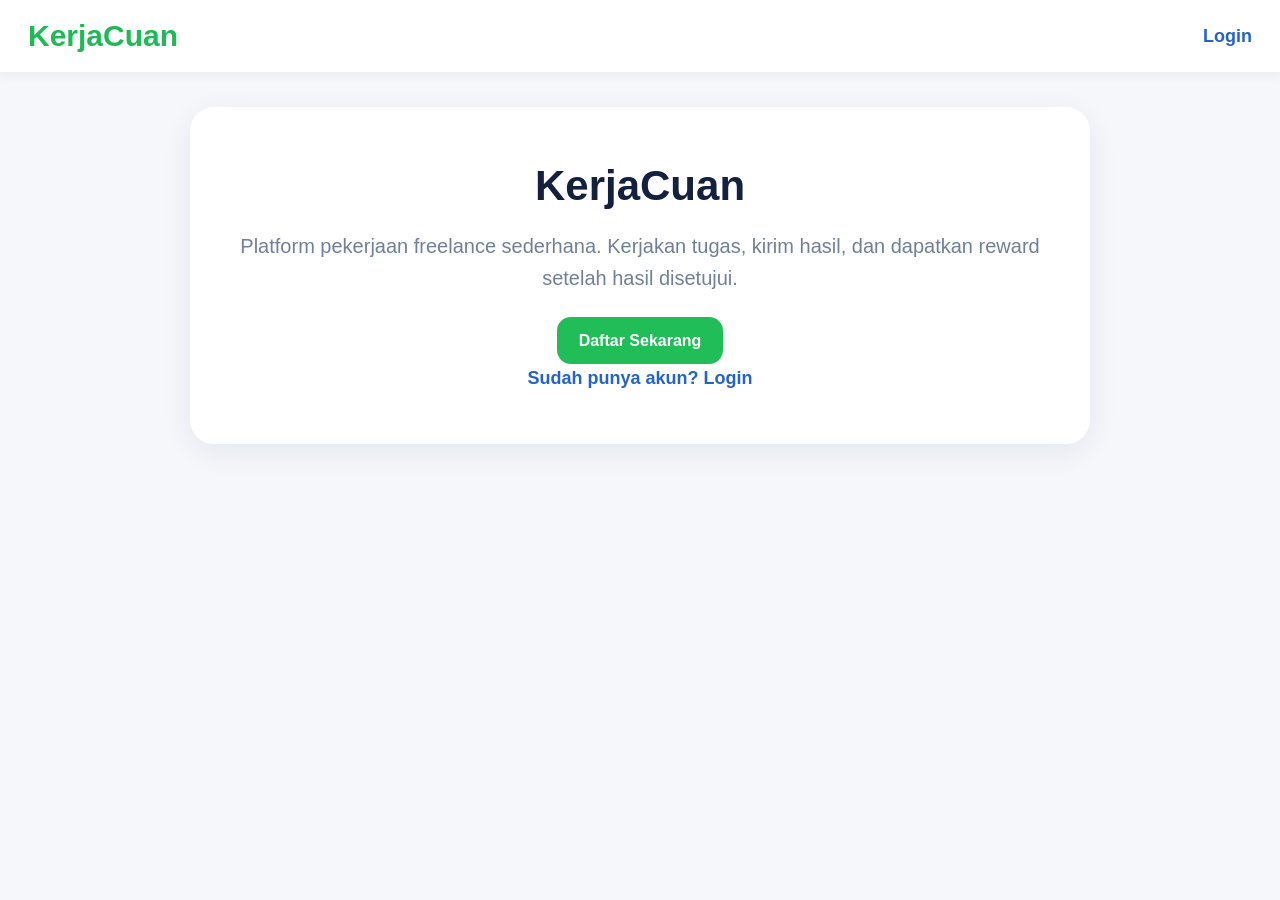
<file: index.html>
<!DOCTYPE html>
<html lang="id">
<head>
  <meta charset="UTF-8">
  <meta name="viewport" content="width=device-width,initial-scale=1">
  <title>KerjaCuan</title>
  <link rel="stylesheet" href="styles.css">
</head>

<body>

<nav class="navbar">
  <div class="logo">KerjaCuan</div>

  <div>
    <a class="nav-btn" href="login.html">Login</a>
  </div>
</nav>

<main class="container">

  <section class="card hero">

    <h1>KerjaCuan</h1>

    <p>
      Platform pekerjaan freelance sederhana.
      Kerjakan tugas, kirim hasil, dan dapatkan
      reward setelah hasil disetujui.
    </p>

    <br>

    <a href="register.html" class="btn btn-primary">
      Daftar Sekarang
    </a>

    <br><br>

    <a href="login.html" class="nav-btn">
      Sudah punya akun? Login
    </a>

  </section>

</main>

</body>
</html>
</file>
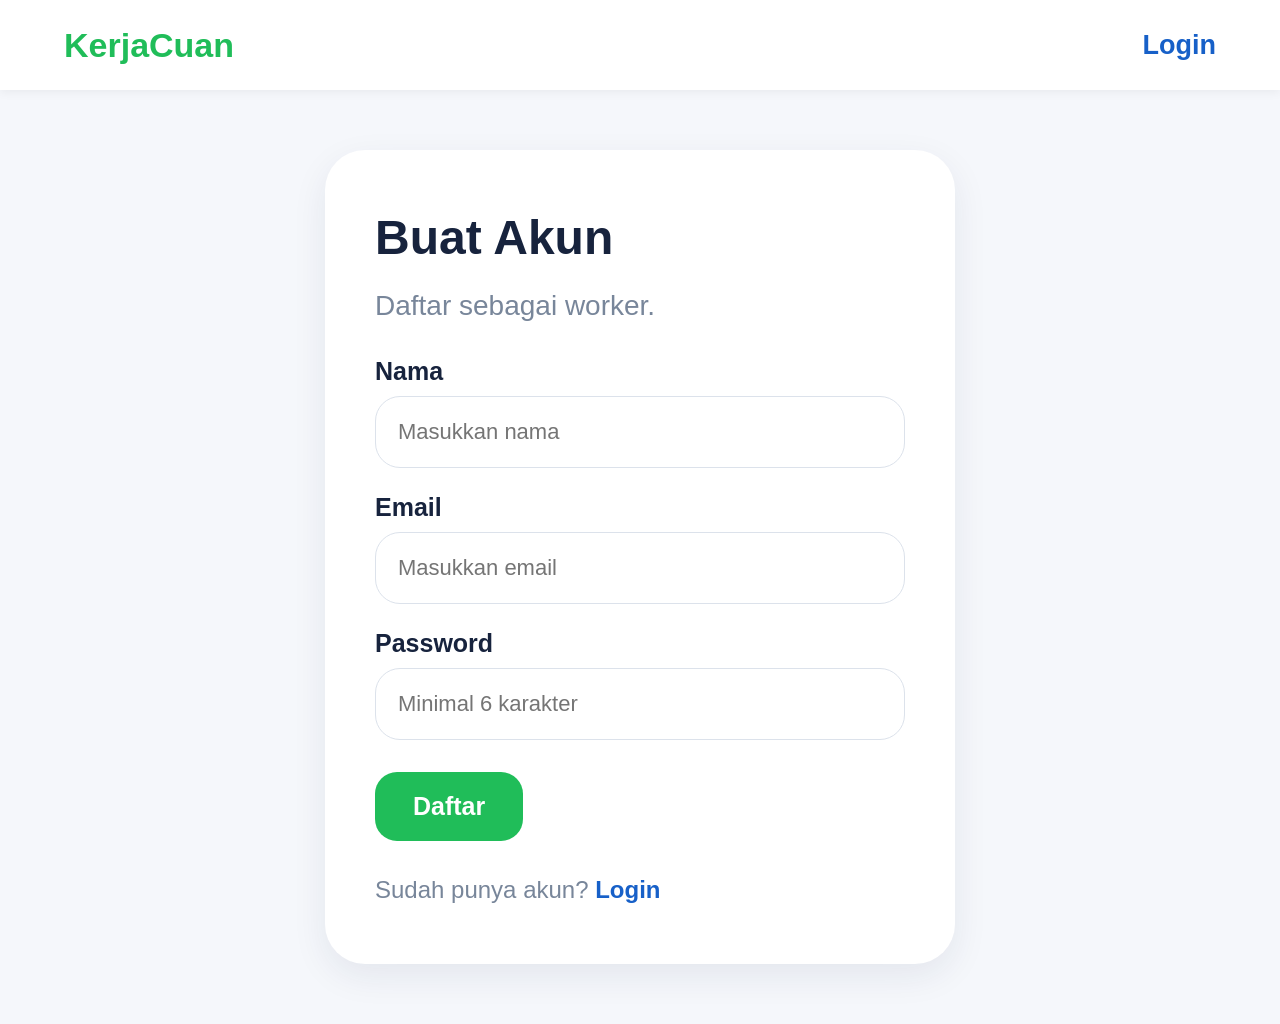
<file: register.html>
<!DOCTYPE html>
<html lang="id">
<head>
  <meta charset="UTF-8">
  <meta name="viewport" content="width=device-width, initial-scale=1.0">
  <title>Daftar - KerjaCuan</title>

  <style>
    * {
      box-sizing: border-box;
    }

    body {
      margin: 0;
      font-family: Arial, sans-serif;
      background: #f5f7fb;
      color: #17233d;
    }

    header {
      height: 90px;
      background: white;
      display: flex;
      align-items: center;
      justify-content: space-between;
      padding: 0 5%;
      box-shadow: 0 2px 10px rgba(0,0,0,.06);
    }

    .logo {
      font-size: 34px;
      font-weight: 800;
      color: #20bd59;
    }

    header a {
      color: #1760c8;
      font-size: 27px;
      font-weight: 700;
      text-decoration: none;
    }

    main {
      padding: 60px 20px;
    }

    .card {
      max-width: 630px;
      margin: auto;
      background: white;
      padding: 60px 50px;
      border-radius: 40px;
      box-shadow: 0 12px 35px rgba(20,40,80,.08);
    }

    h1 {
      font-size: 48px;
      margin: 0 0 25px;
    }

    .subtitle {
      color: #78869a;
      font-size: 28px;
      margin-bottom: 35px;
    }

    label {
      display: block;
      font-size: 25px;
      font-weight: 700;
      margin: 25px 0 10px;
    }

    input {
      width: 100%;
      padding: 22px;
      border: 1px solid #dce2eb;
      border-radius: 25px;
      font-size: 22px;
      outline: none;
    }

    input:focus {
      border-color: #20bd59;
    }

    button {
      margin-top: 32px;
      padding: 20px 38px;
      border: 0;
      border-radius: 22px;
      background: #20bd59;
      color: white;
      font-size: 25px;
      font-weight: 700;
      cursor: pointer;
    }

    button:disabled {
      opacity: .6;
    }

    #message {
      display: none;
      margin: 20px 0;
      padding: 15px;
      border-radius: 15px;
      font-size: 18px;
    }

    .login {
      margin-top: 35px;
      font-size: 24px;
      color: #78869a;
    }

    .login a {
      color: #1760c8;
      font-weight: 700;
      text-decoration: none;
    }

    @media(max-width:600px) {
      .logo {
        font-size: 30px;
      }

      header a {
        font-size: 22px;
      }

      .card {
        padding: 40px 25px;
        border-radius: 30px;
      }

      h1 {
        font-size: 42px;
      }

      .subtitle {
        font-size: 23px;
      }
    }
  </style>
</head>

<body>

<header>
  <div class="logo">KerjaCuan</div>
  <a href="./login.html">Login</a>
</header>

<main>
  <div class="card">

    <h1>Buat Akun</h1>

    <div class="subtitle">
      Daftar sebagai worker.
    </div>

    <div id="message"></div>

    <form id="registerForm">

      <label>Nama</label>
      <input
        id="name"
        type="text"
        placeholder="Masukkan nama"
        required
      >

      <label>Email</label>
      <input
        id="email"
        type="email"
        placeholder="Masukkan email"
        required
      >

      <label>Password</label>
      <input
        id="password"
        type="password"
        placeholder="Minimal 6 karakter"
        minlength="6"
        required
      >

      <button id="registerBtn" type="submit">
        Daftar
      </button>

    </form>

    <div class="login">
      Sudah punya akun?
      <a href="./login.html">Login</a>
    </div>

  </div>
</main>

<script type="module">

  import { auth, db } from "./firebase.js";

  import {
    createUserWithEmailAndPassword
  } from "https://www.gstatic.com/firebasejs/10.12.2/firebase-auth.js";

  import {
    doc,
    setDoc,
    serverTimestamp
  } from "https://www.gstatic.com/firebasejs/10.12.2/firebase-firestore.js";


  const form = document.getElementById("registerForm");
  const message = document.getElementById("message");
  const button = document.getElementById("registerBtn");


  function showMessage(text, error = true) {

    message.style.display = "block";
    message.textContent = text;

    if (error) {
      message.style.background = "#ffe8e8";
      message.style.color = "#d93025";
    } else {
      message.style.background = "#e5f8ed";
      message.style.color = "#16833a";
    }
  }


  form.addEventListener("submit", async (e) => {

    e.preventDefault();
</file>
<file: styles.css>
* {
  box-sizing: border-box;
}

body {
  margin: 0;
  font-family: Arial, sans-serif;
  background: #f5f7fb;
  color: #14213d;
}

a {
  text-decoration: none;
  color: inherit;
}

.navbar {
  height: 72px;
  background: white;
  display: flex;
  align-items: center;
  justify-content: space-between;
  padding: 0 28px;
  box-shadow: 0 2px 12px rgba(0,0,0,.06);
}

.logo {
  color: #20b957;
  font-size: 30px;
  font-weight: 800;
}

.nav-btn {
  color: #2563c9;
  font-weight: 700;
  font-size: 18px;
}

.container {
  width: min(100% - 32px, 900px);
  margin: 35px auto 100px;
}

.card {
  background: white;
  border-radius: 24px;
  padding: 28px;
  margin-bottom: 20px;
  box-shadow: 0 8px 30px rgba(20,33,61,.07);
}

.hero {
  text-align: center;
  padding: 55px 30px;
}

.hero h1 {
  font-size: 42px;
  margin: 0 0 20px;
}

.hero p {
  color: #718096;
  font-size: 20px;
  line-height: 1.6;
}

button,
.btn {
  border: 0;
  border-radius: 14px;
  padding: 15px 22px;
  font-size: 16px;
  font-weight: 700;
  cursor: pointer;
}

.btn-primary {
  background: #20bd59;
  color: white;
}

.btn-blue {
  background: #2563d8;
  color: white;
}

.btn-red {
  background: #e52c35;
  color: white;
}

.btn-gray {
  background: #edf1f7;
  color: #334155;
}

input,
textarea,
select {
  width: 100%;
  border: 1px solid #dbe2ed;
  border-radius: 14px;
  padding: 15px;
  font-size: 16px;
  margin-top: 8px;
  margin-bottom: 18px;
  outline: none;
}

textarea {
  min-height: 130px;
  resize: vertical;
}

label {
  font-weight: 700;
}

.title {
  font-size: 30px;
  margin-bottom: 8px;
}

.muted {
  color: #718096;
}

.balance {
  color: #20b957;
  font-size: 38px;
  font-weight: 800;
}

.job {
  border: 1px solid #e1e7f0;
  border-radius: 20px;
  padding: 20px;
  margin-top: 15px;
}

.job h3 {
  margin: 0 0 8px;
  font-size: 22px;
}

.reward {
  color: #2563d8;
  font-weight: 800;
  font-size: 19px;
}

.status {
  display: inline-block;
  padding: 7px 12px;
  border-radius: 999px;
  background: #edf3ff;
  color: #2563d8;
  font-size: 13px;
  font-weight: 700;
}

.status.approved {
  background: #dcfce7;
  color: #15803d;
}

.status.rejected {
  background: #fee2e2;
  color: #b91c1c;
}

.status.pending {
  background: #fef3c7;
  color: #92400e;
}

.topbar {
  display: flex;
  justify-content: space-between;
  gap: 15px;
  align-items: center;
}

.grid {
  display: grid;
  grid-template-columns: repeat(2, 1fr);
  gap: 20px;
}

@media(max-width:650px) {
  .grid {
    grid-template-columns: 1fr;
  }

  .hero h1 {
    font-size: 34px;
  }

  .navbar {
    padding: 0 18px;
  }

  .logo {
    font-size: 25px;
  }
}

.error {
  color: #dc2626;
  margin-bottom: 15px;
}

.success {
  color: #15803d;
  margin-bottom: 15px;
}

.empty {
  text-align: center;
  padding: 30px;
  color: #718096;
}
</file>
